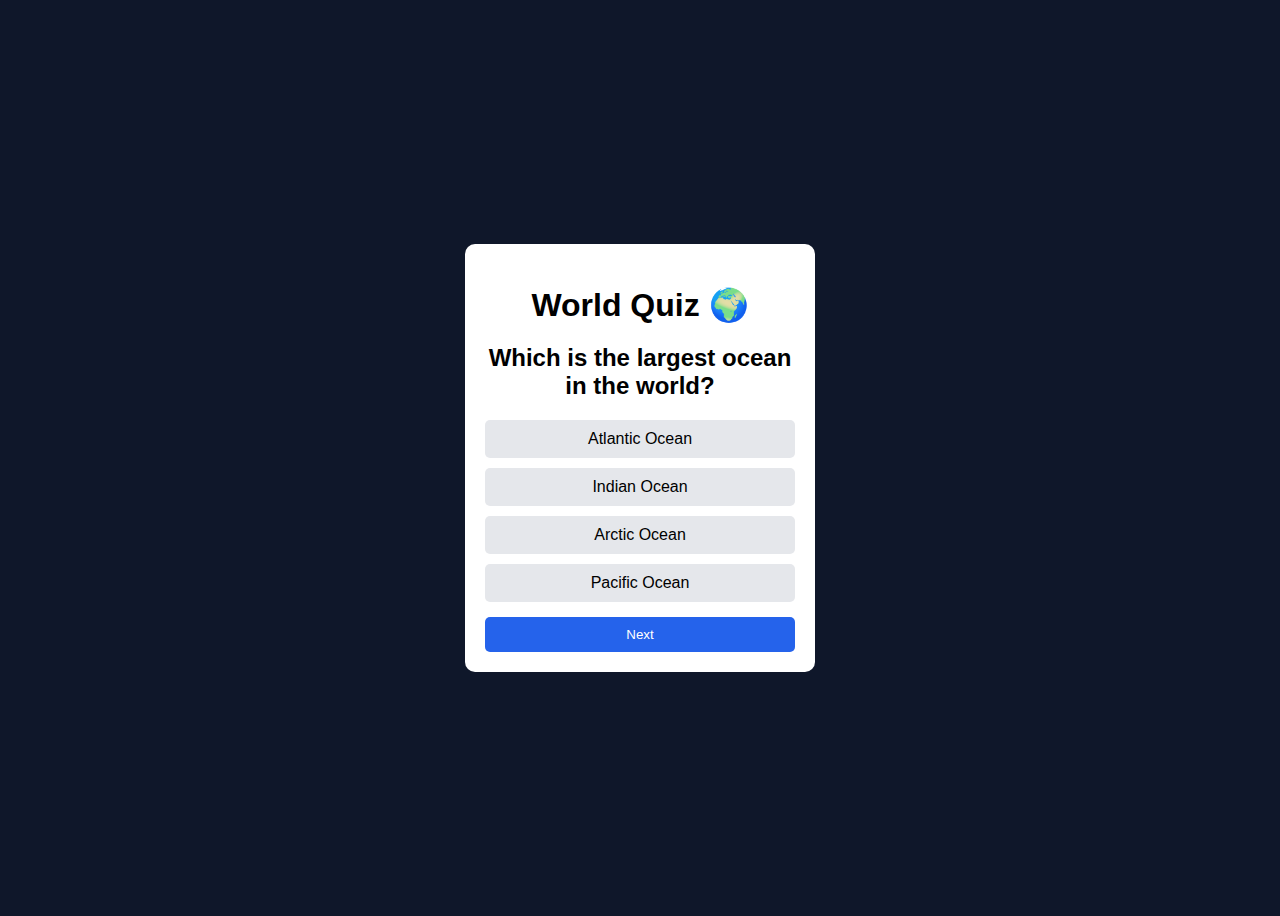
<file: quiz-app/index.html>
<!DOCTYPE html>
<html lang="en">
<head>
  <meta charset="UTF-8">
  <title>Quiz App</title>
  <link rel="stylesheet" href="style.css">
</head>
<body>

  <div class="quiz-container">
    <h1>World Quiz 🌍</h1>

    <div id="quiz">
      <h2 id="question">Question text</h2>

      <div class="options">
        <button class="option" onclick="selectAnswer(0)"></button>
        <button class="option" onclick="selectAnswer(1)"></button>
        <button class="option" onclick="selectAnswer(2)"></button>
        <button class="option" onclick="selectAnswer(3)"></button>
      </div>

      <button id="nextBtn" onclick="nextQuestion()">Next</button>
    </div>

    <div id="result" class="hidden">
      <h2>Your Score</h2>
      <p id="scoreText"></p>
      <button onclick="restartQuiz()">Restart Quiz</button>
    </div>
  </div>

  <script src="script.js"></script>
</body>
</html>
</file>
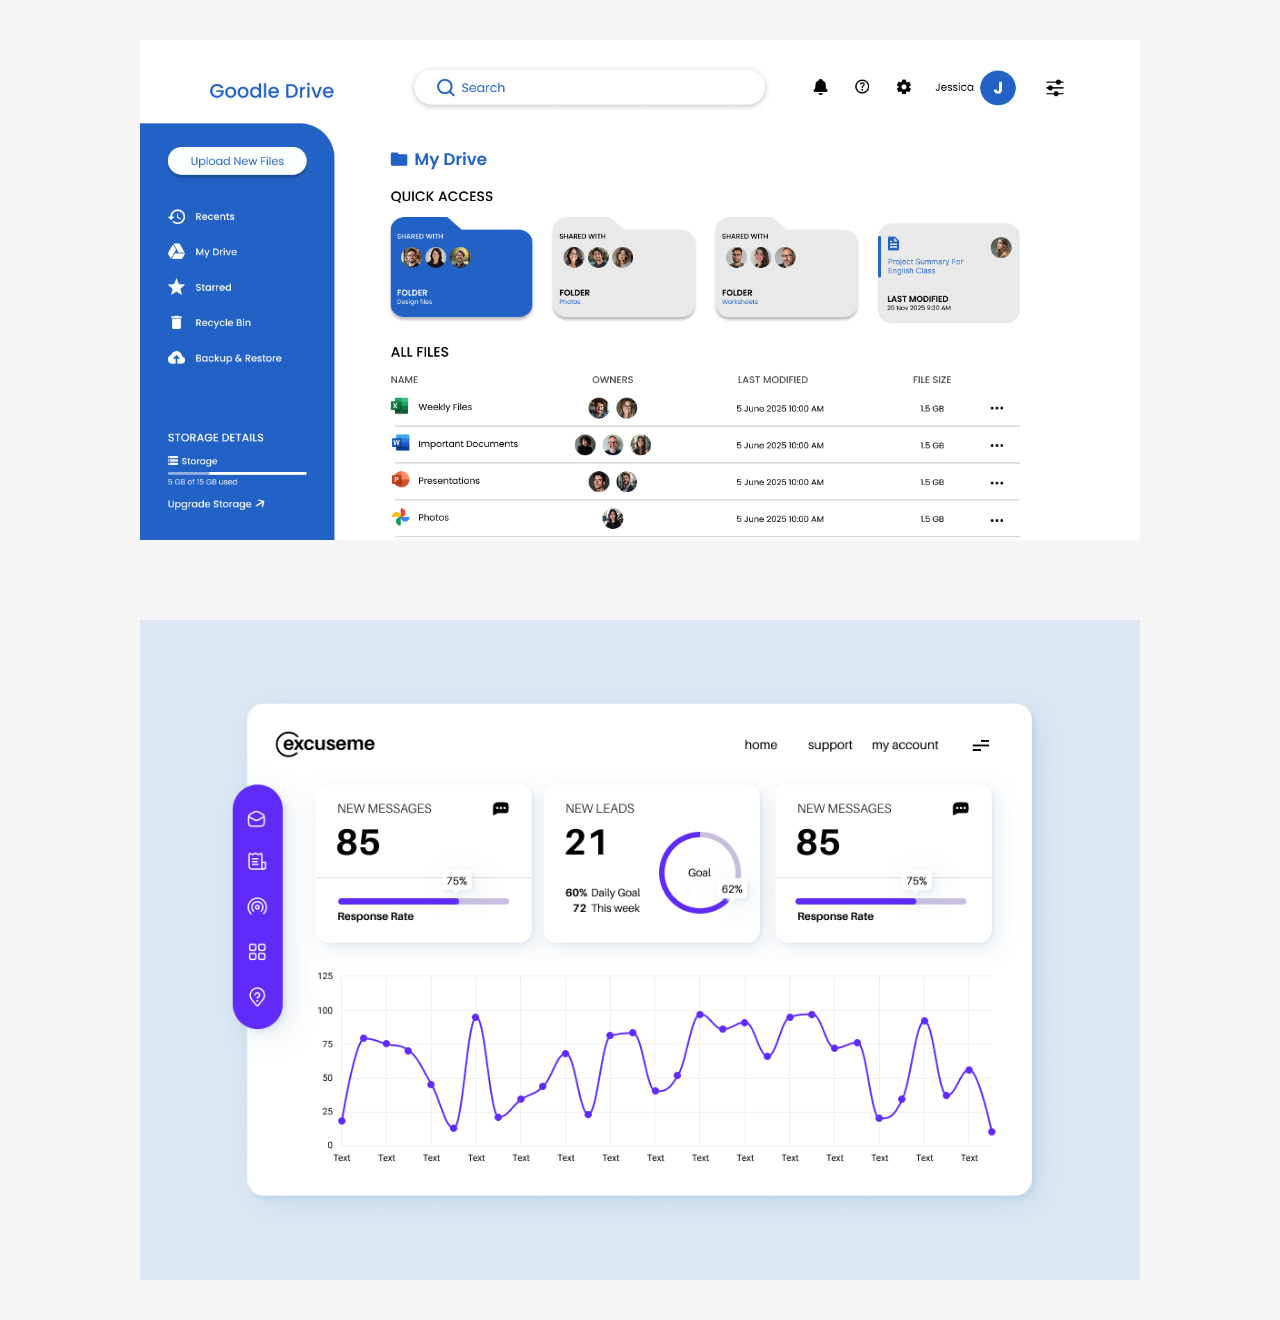
<file: dashboards.html>
<!DOCTYPE html>
<html lang="en">

<head>
    <meta charset="UTF-8">
    <meta name="viewport" content="width=device-width, initial-scale=1.0">
    <title>Dashboard Designs</title>

    <style>
        * {
            margin: 0;
            padding: 0;
            box-sizing: border-box;
        }

        body {
            background: #f5f5f5;
        }

        .full-image{
            display: flex;
            justify-content: center;
        }

        .full-image img {
            width: 80%;
            max-width: 1000px;
            margin: 40px 0;
        }
    </style>
</head>

<body>

    <div class="full-image">
        <img src="images/Drive desktop.jpg" alt="Drive Dashboard">
    </div>

    <div class="full-image">
        <img src="images/excuseme dashboard.png" alt="Drive Dashboard">
    </div>

</body>

</html>
</file>
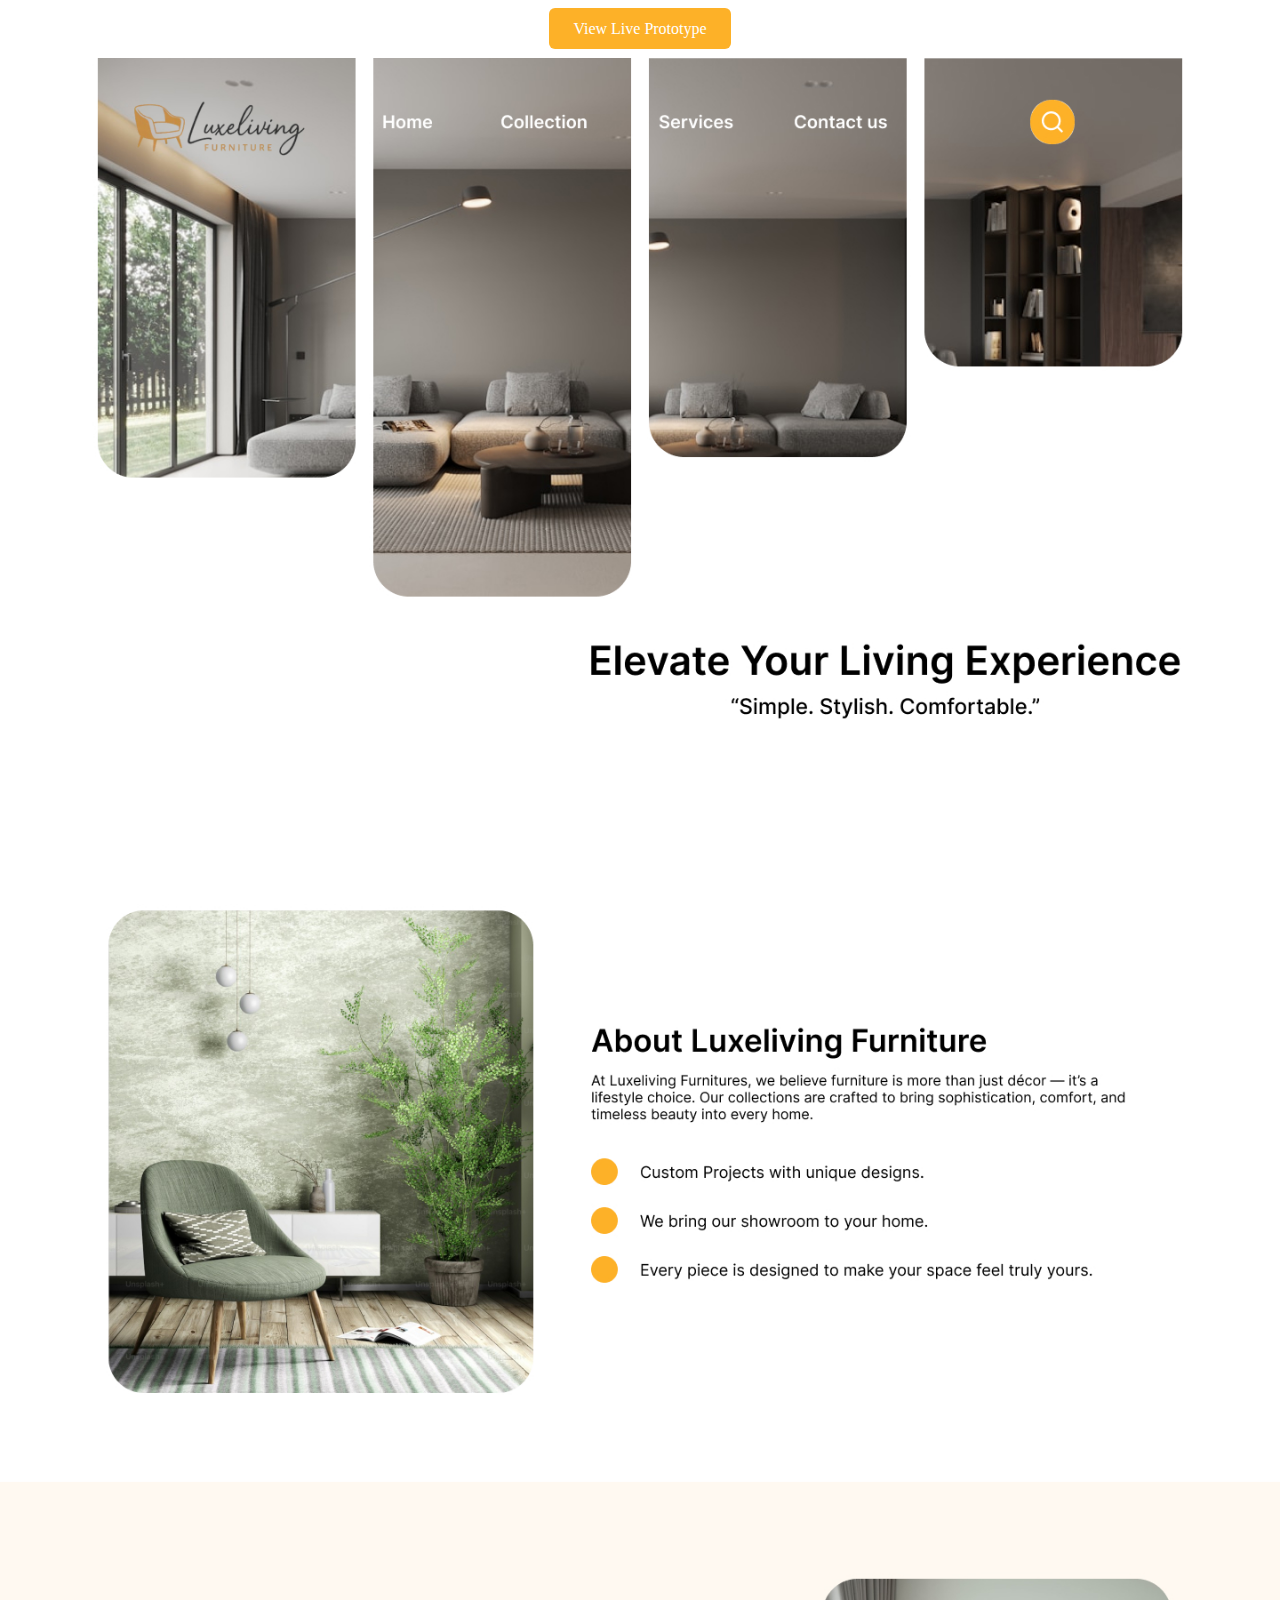
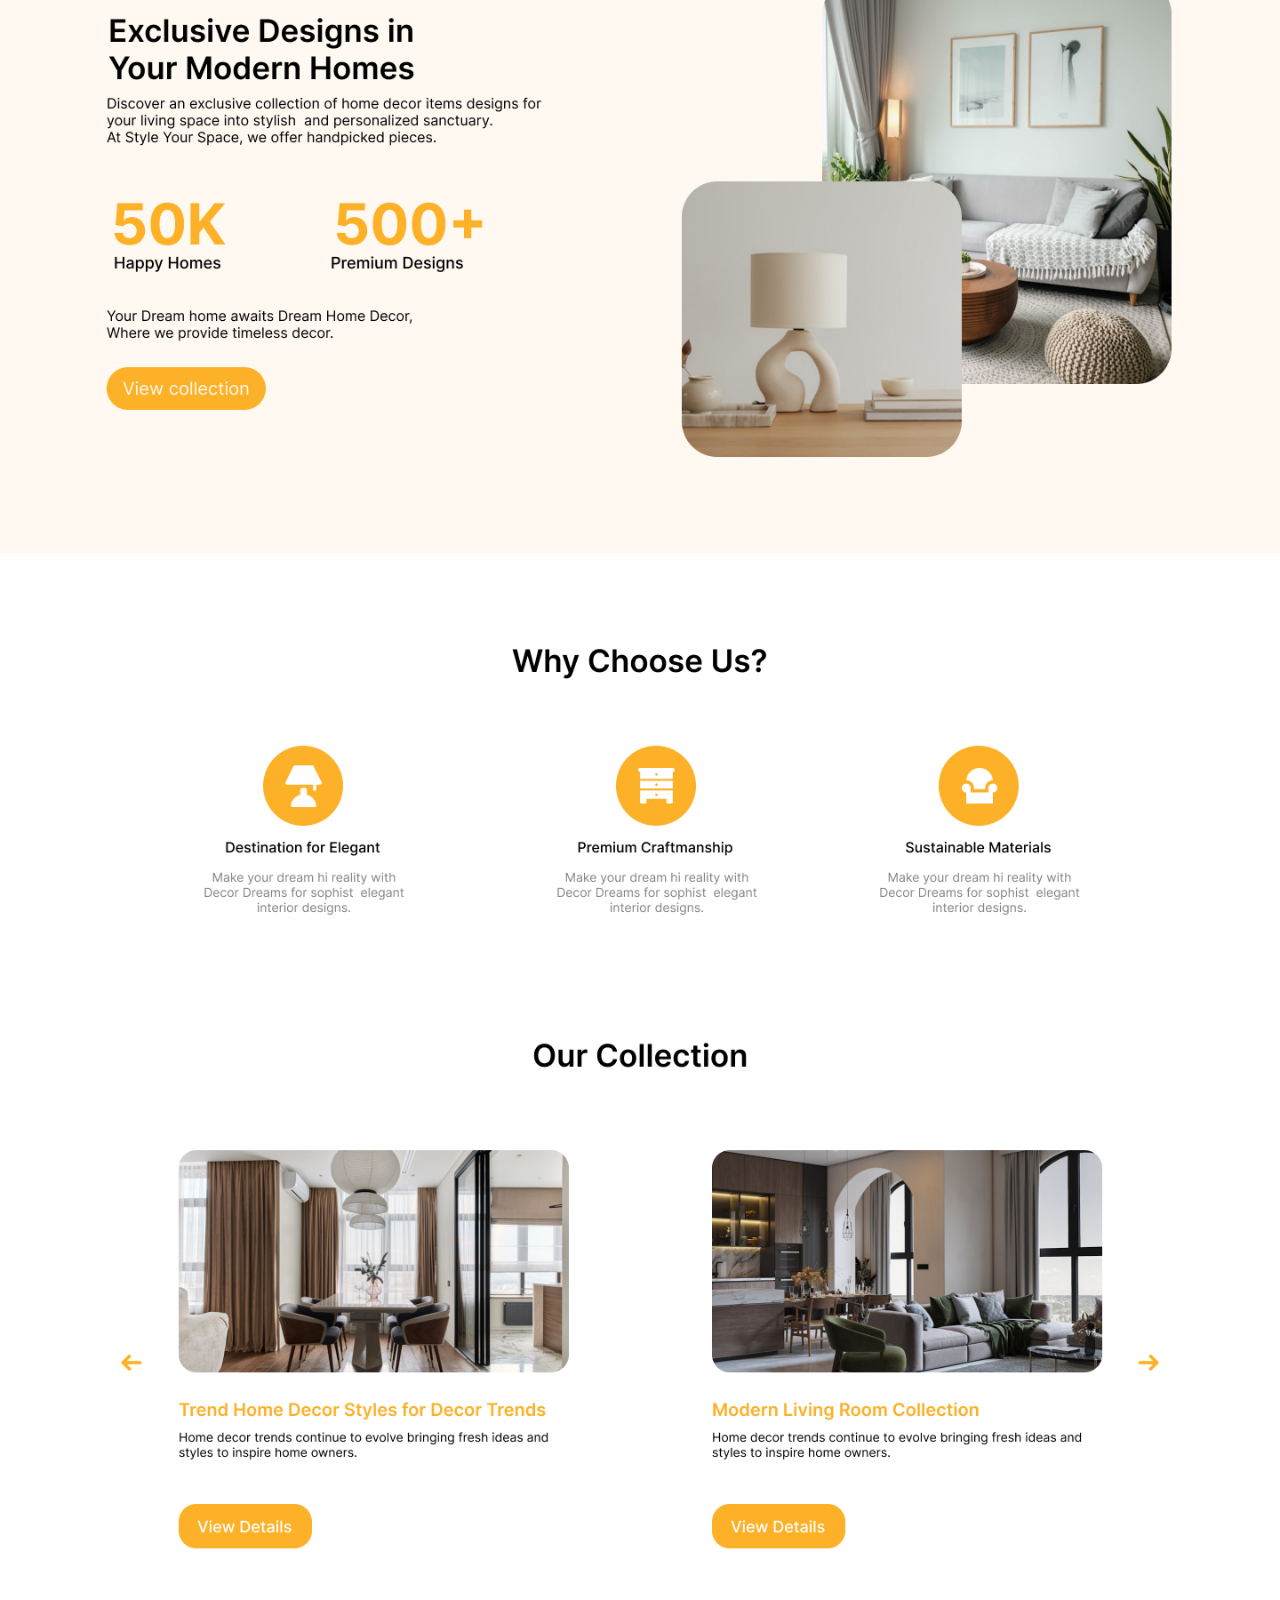
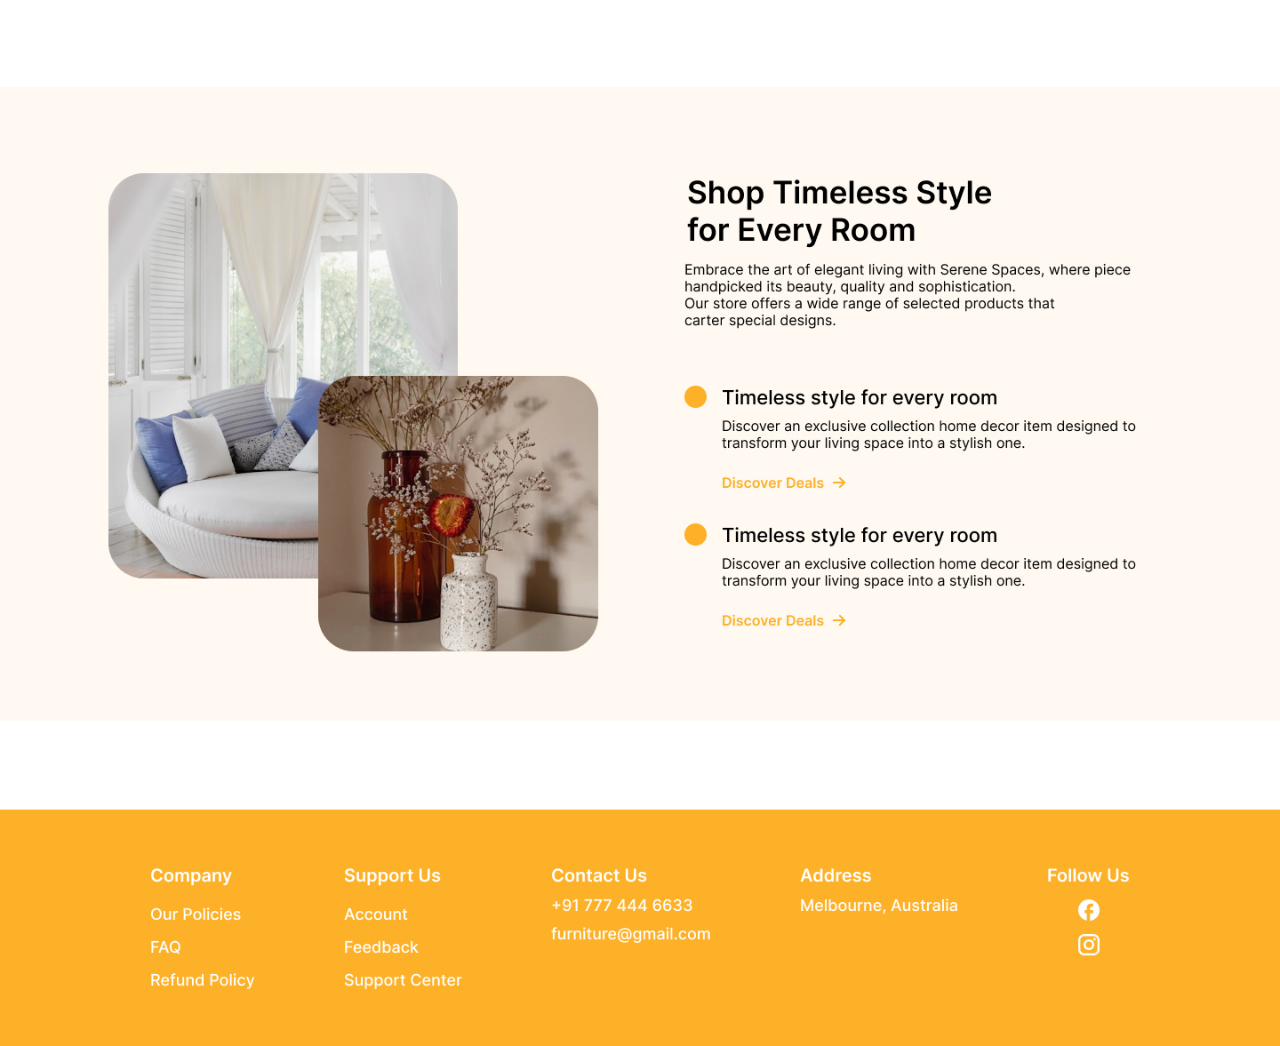
<file: furniture-website.html>
<!DOCTYPE html>
<html lang="en">

<head>
    <meta charset="UTF-8">
    <meta name="viewport" content="width=device-width, initial-scale=1.0">
    <title>Furniture Website UI</title>

    <style>
        * {
            margin: 0;
            padding: 0;
            box-sizing: border-box;
        }

        body {
            background: #f5f5f5;
        }

        .full-image {
            width: 100%;
        }

        .full-image img {
            width: 100%;
            height: auto;
            display: block;
        }

        .prototype-btn {
            width: 100%;
            text-align: center;
            padding: 20px 0;
            background: white;
        }

        .prototype-btn a {
            text-decoration: none;
            background: #FDB128;
            color: white;
            padding: 12px 24px;
            border-radius: 6px;
            font-weight: 500;
            transition: 0.3s ease;
        }

        .prototype-btn a:hover {
            background: #333;
        }
    </style>

</head>

<body>

    <div class="prototype-btn">
        <a href="https://www.figma.com/proto/gb9VfKKw8CZ5aNgJkuddPR/Class?page-id=890%3A2&node-id=891-23&viewport=98%2C394%2C0.27&t=WQVjEhweK2uMTb5L-1&scaling=scale-down-width&content-scaling=fixed" target="_blank">
            View Live Prototype
        </a>
    </div>

    <div class="full-image">
        <img src="images/furniture website.jpg" alt="Furniture Website UI">
    </div>

</body>

</html>
</file>
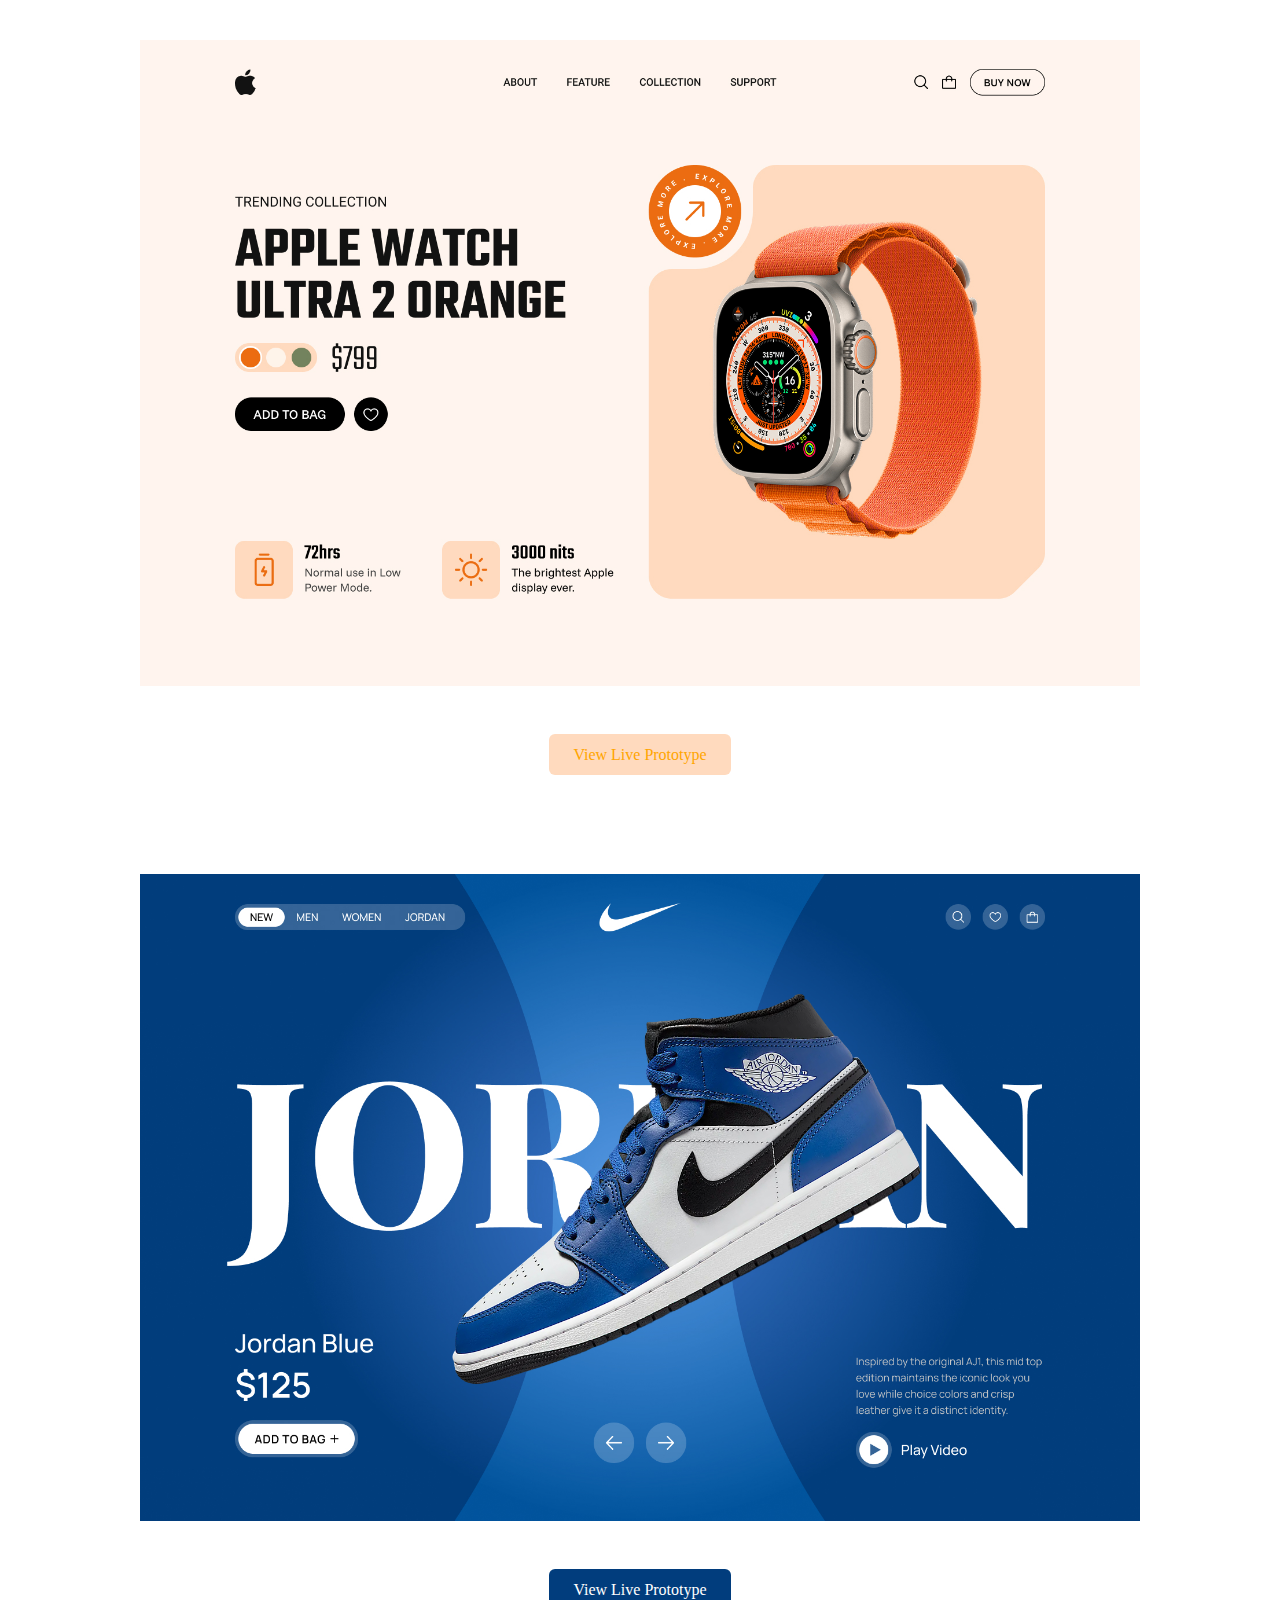
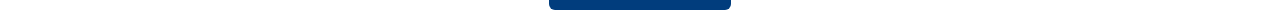
<file: landing-pages.html>
<!DOCTYPE html>
<html lang="en">

<head>
    <meta charset="UTF-8">
    <meta name="viewport" content="width=device-width, initial-scale=1.0">
    <title>Landing Pages</title>

    <style>
        * {
            margin: 0;
            padding: 0;
            box-sizing: border-box;
        }

        body {
            background: #fff;
        }

        .full-image{
            display: flex;
            justify-content: center;
        }

        .full-image img {
            width: 80%;
            max-width: 1000px;
            margin: 40px 0;
        }

        .prototype-btn-1 {
            width: 100%;
            text-align: center;
            padding: 20px 0;
            background: white;
            margin-bottom: 50px;
        }

        .prototype-btn-1 a {
            text-decoration: none;
            background: #FFDABE;
            color: orange;
            padding: 12px 24px;
            border-radius: 6px;
            font-weight: 500;
            transition: 0.3s ease;
        }

        .prototype-btn-1 a:hover {
            background: #333;
        }

        .prototype-btn-2 {
            width: 100%;
            text-align: center;
            padding: 20px 0;
            background: white;
        }

        .prototype-btn-2 a {
            text-decoration: none;
            background: #013D7D;
            color: white;
            padding: 12px 24px;
            border-radius: 6px;
            font-weight: 500;
            transition: 0.3s ease;
        }

        .prototype-btn-2 a:hover {
            background: #333;
        }
    </style>

</head>

<body>

    <div class="full-image">
        <img src="images/watch landing page.jpg" alt="Watches UI">
    </div>

    <div class="prototype-btn-1">
        <a href="https://www.figma.com/proto/gb9VfKKw8CZ5aNgJkuddPR/Class?page-id=1013%3A164&node-id=1028-3&viewport=280%2C153%2C0.08&t=CzxP7eI6TWukfvos-1&scaling=scale-down-width&content-scaling=fixed&starting-point-node-id=1028%3A3"
            target="_blank">
            View Live Prototype
        </a>
    </div>

    <div class="full-image">
        <img src="images/Shoe Landing page.jpg" alt="Shoes UI">
    </div>

    <div class="prototype-btn-2">
        <a href="https://www.figma.com/proto/gb9VfKKw8CZ5aNgJkuddPR/Class?page-id=1013%3A164&node-id=1019-385&viewport=280%2C153%2C0.08&t=Fj7qmoZAcOdTjGLf-1&scaling=scale-down-width&content-scaling=fixed&starting-point-node-id=1028%3A3"
            target="_blank">
            View Live Prototype
        </a>
    </div>

</body>

</html>
</file>
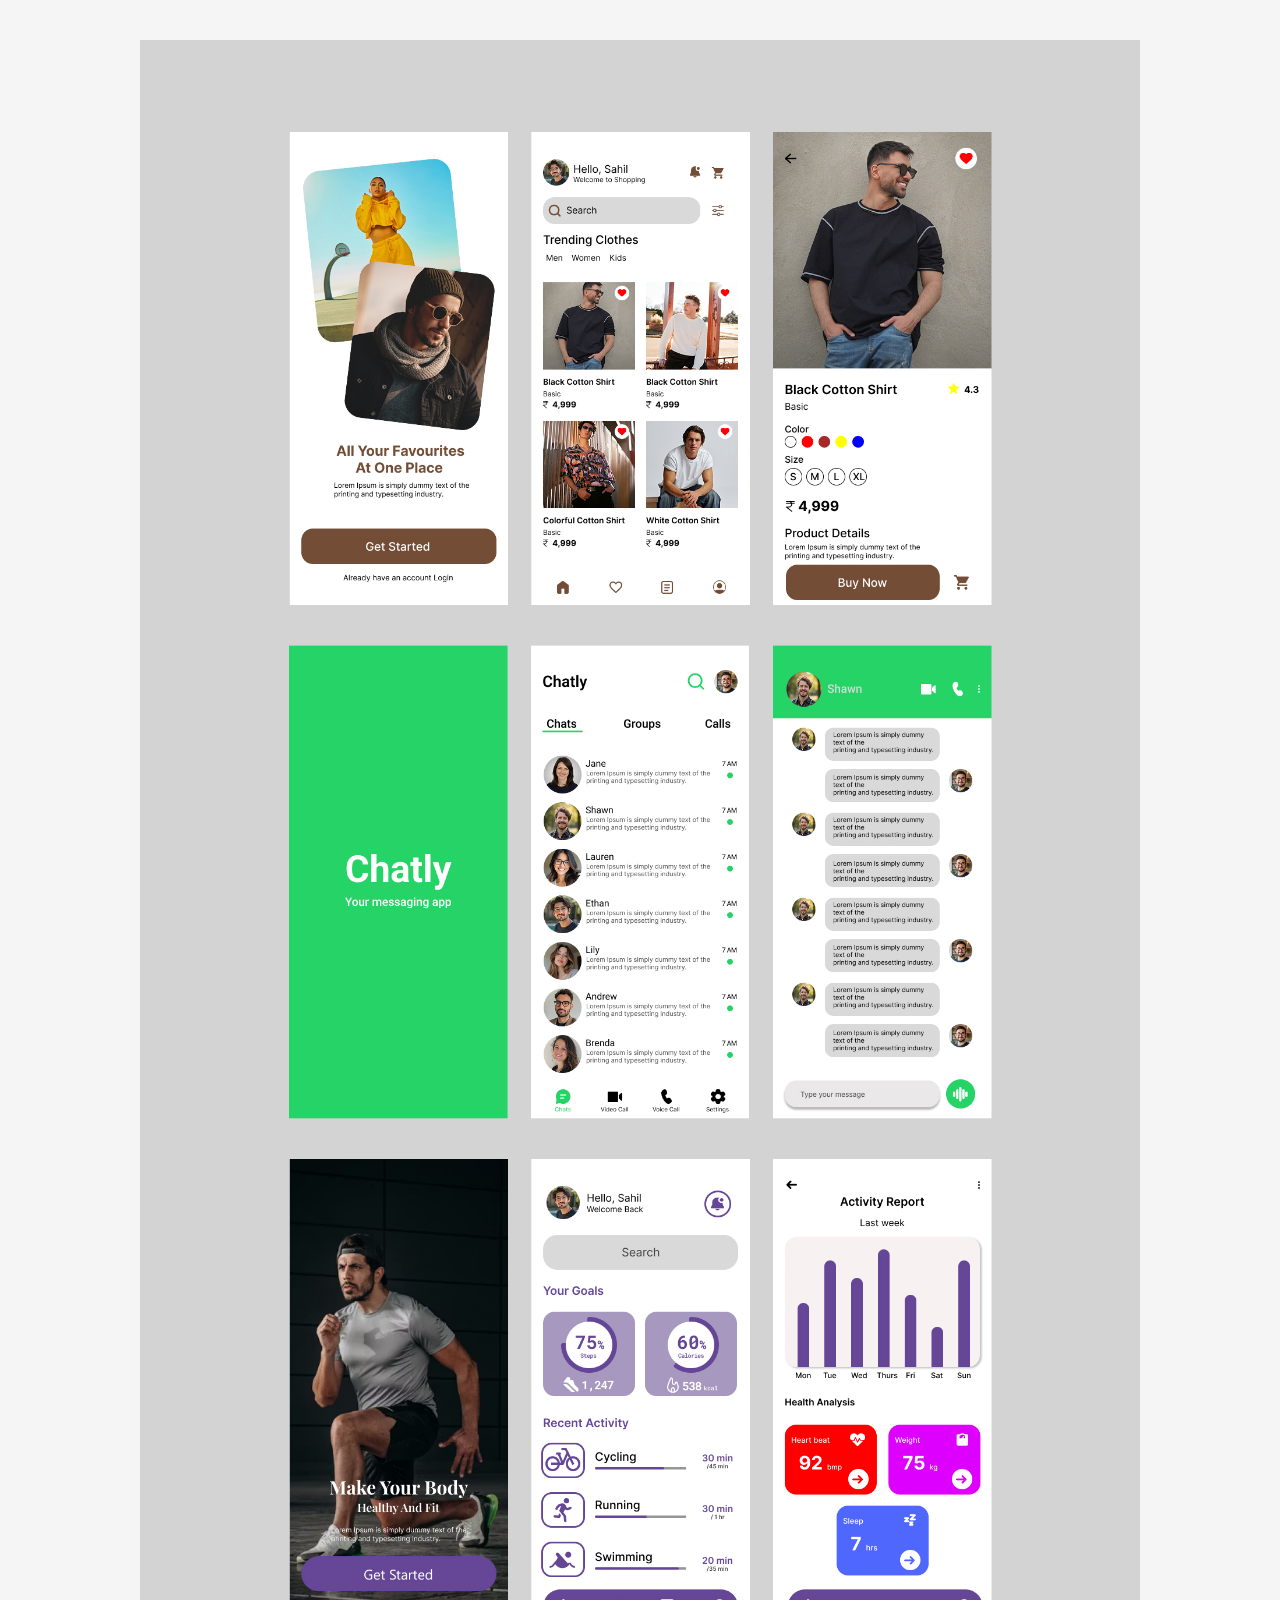
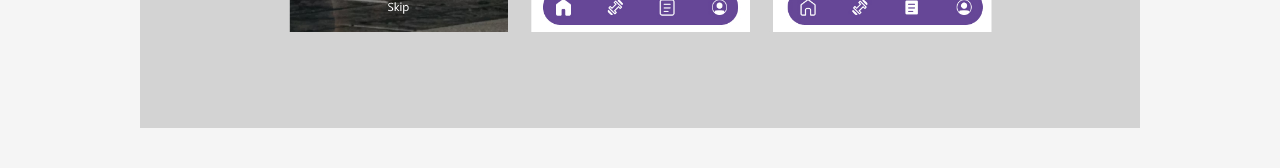
<file: mobile-screens.html>
<!DOCTYPE html>
<html lang="en">
<head>
    <meta charset="UTF-8">
    <meta name="viewport" content="width=device-width, initial-scale=1.0">
    <title>Mobile Screens UI</title>

    <style>
    body {
      margin: 0;
      background: #f5f5f5;
      display: flex;
      justify-content: center;
    }

    img {
      width: 80%;
      max-width: 1000px;
      margin: 40px 0;
    }
  </style>

</head>
<body>
    <img src="images/Mobile screens ui.jpg" alt="Mobile Screens UI">
</body>
</html>
</file>
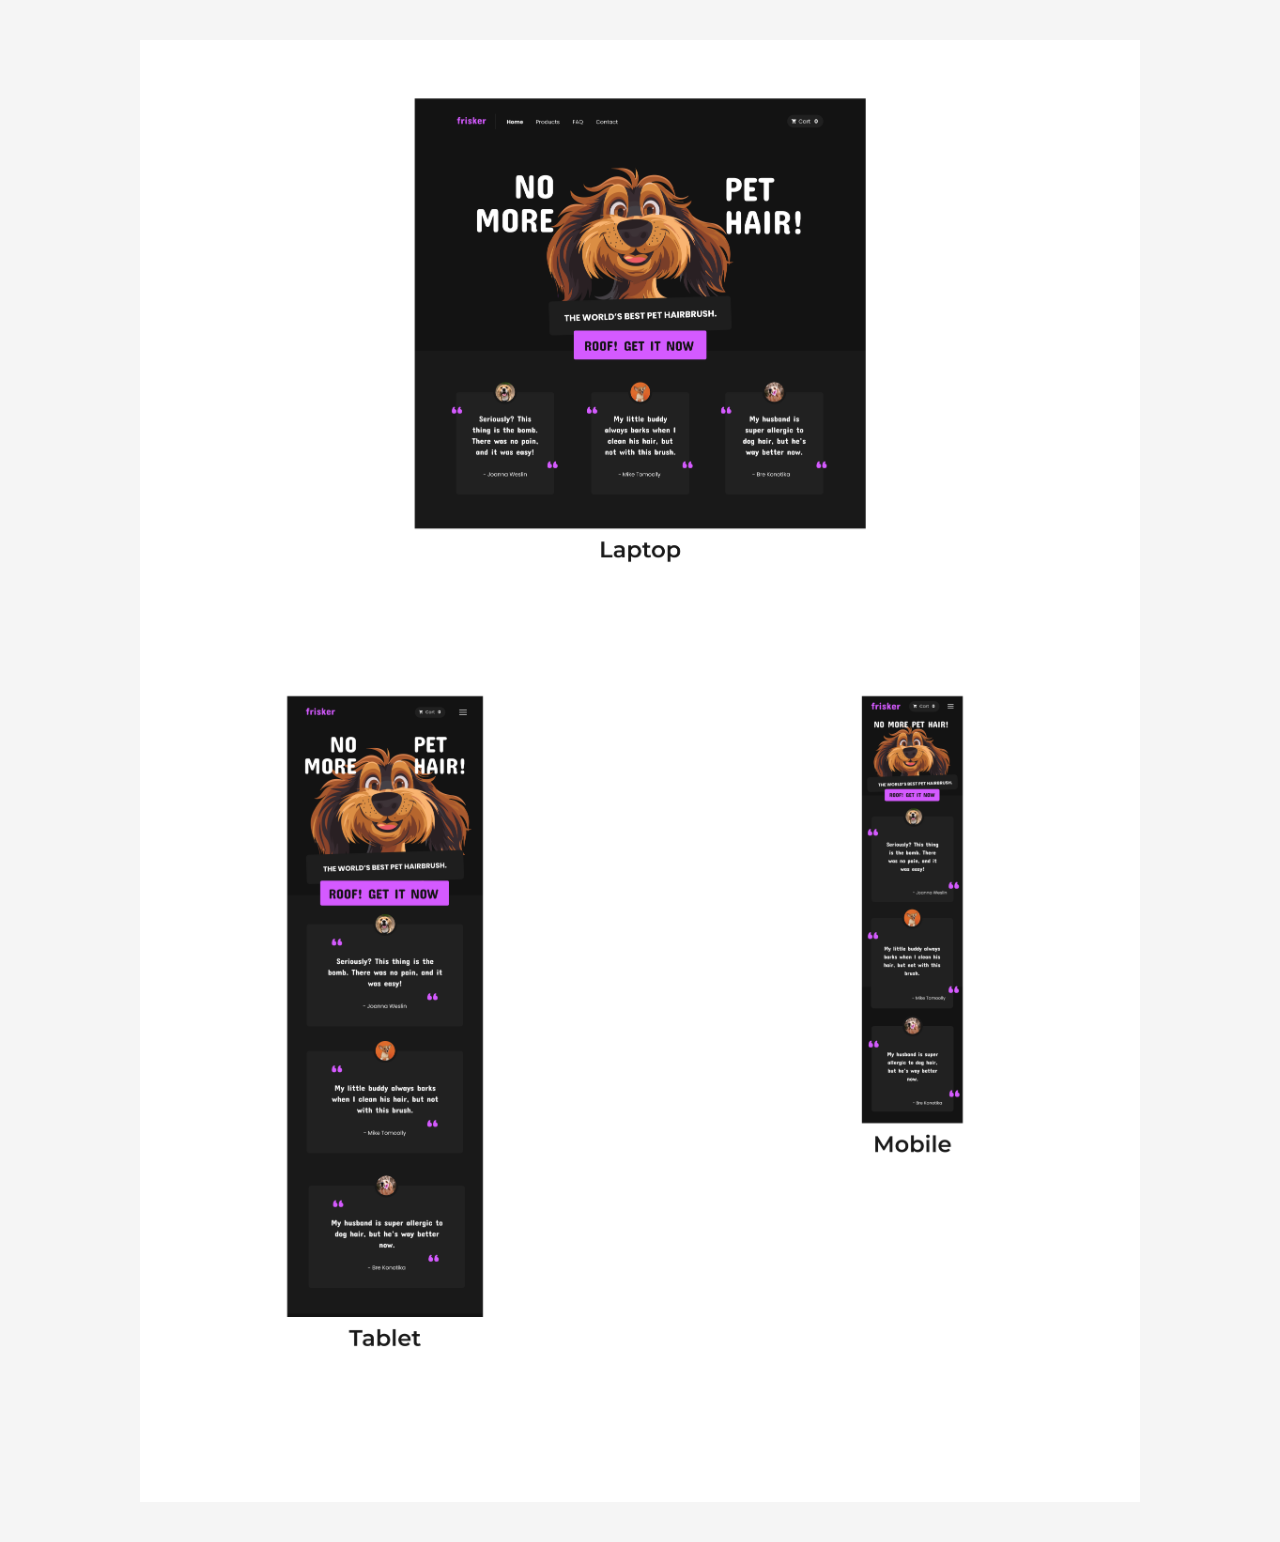
<file: responsive-design.html>
<!DOCTYPE html>
<html lang="en">
<head>
    <meta charset="UTF-8">
    <meta name="viewport" content="width=device-width, initial-scale=1.0">
    <title>Responsive Design</title>

    <style>
        * {
            margin: 0;
            padding: 0;
            box-sizing: border-box;
        }

        body {
            background: #f5f5f5;
        }

        .full-image{
            display: flex;
            justify-content: center;
        }

        .full-image img {
            width: 80%;
            max-width: 1000px;
            margin: 40px 0;
        }
    </style>

</head>
<body>
    
    <div class="full-image">
        <img src="images/responsive design.png" alt="Responsive Design">
    </div>

</body>
</html>
</file>
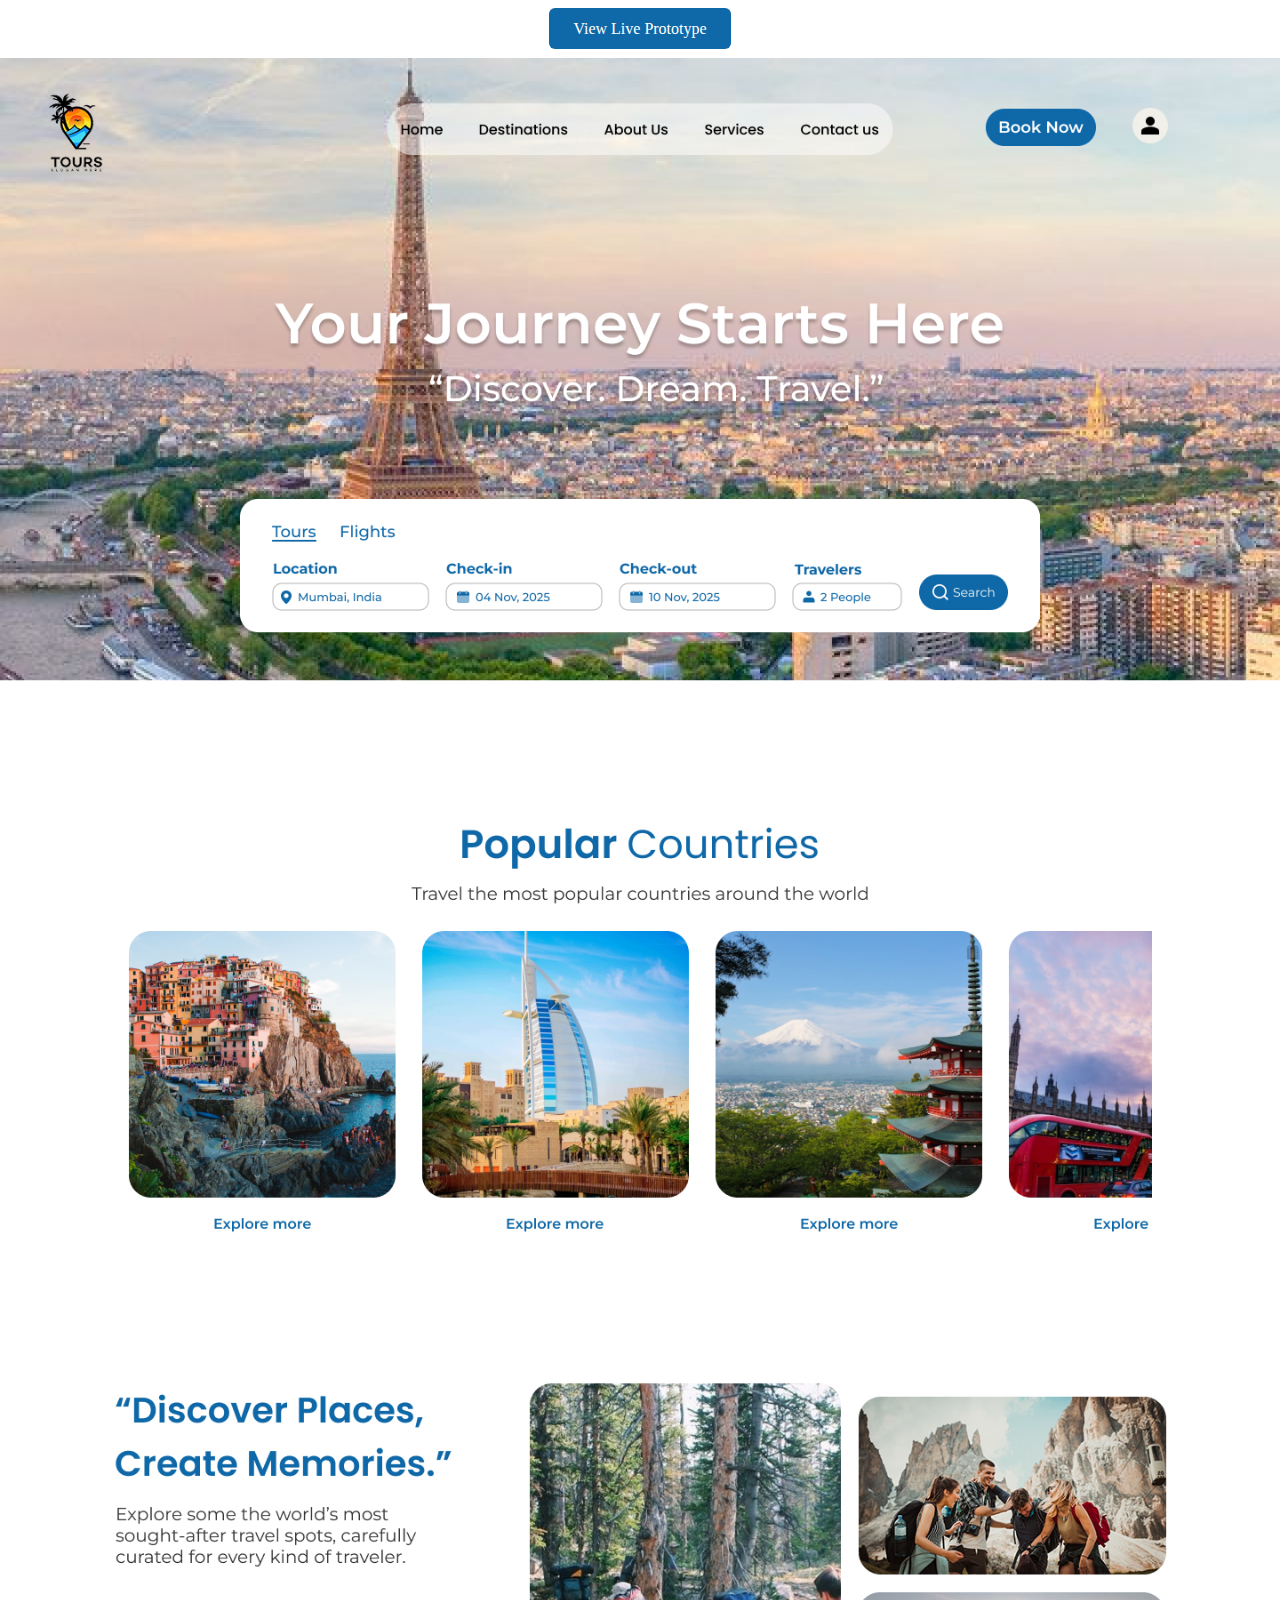
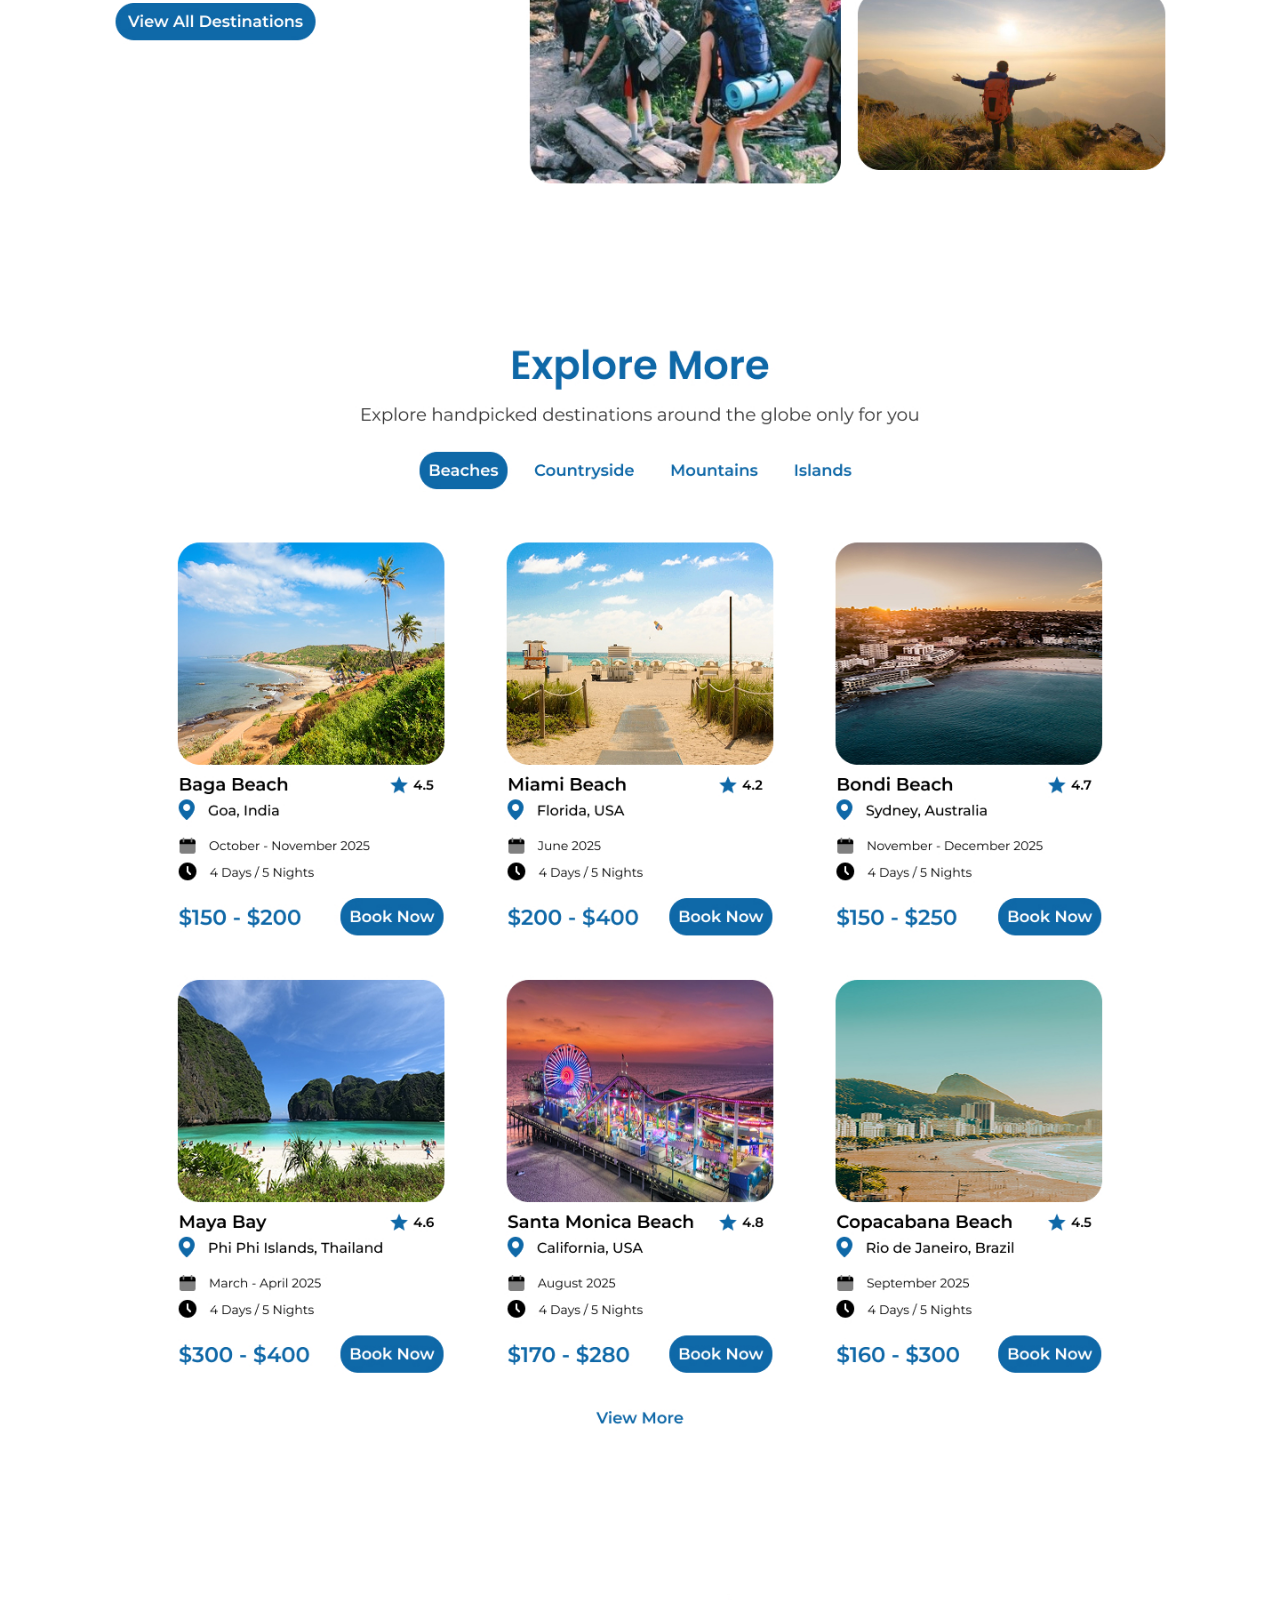
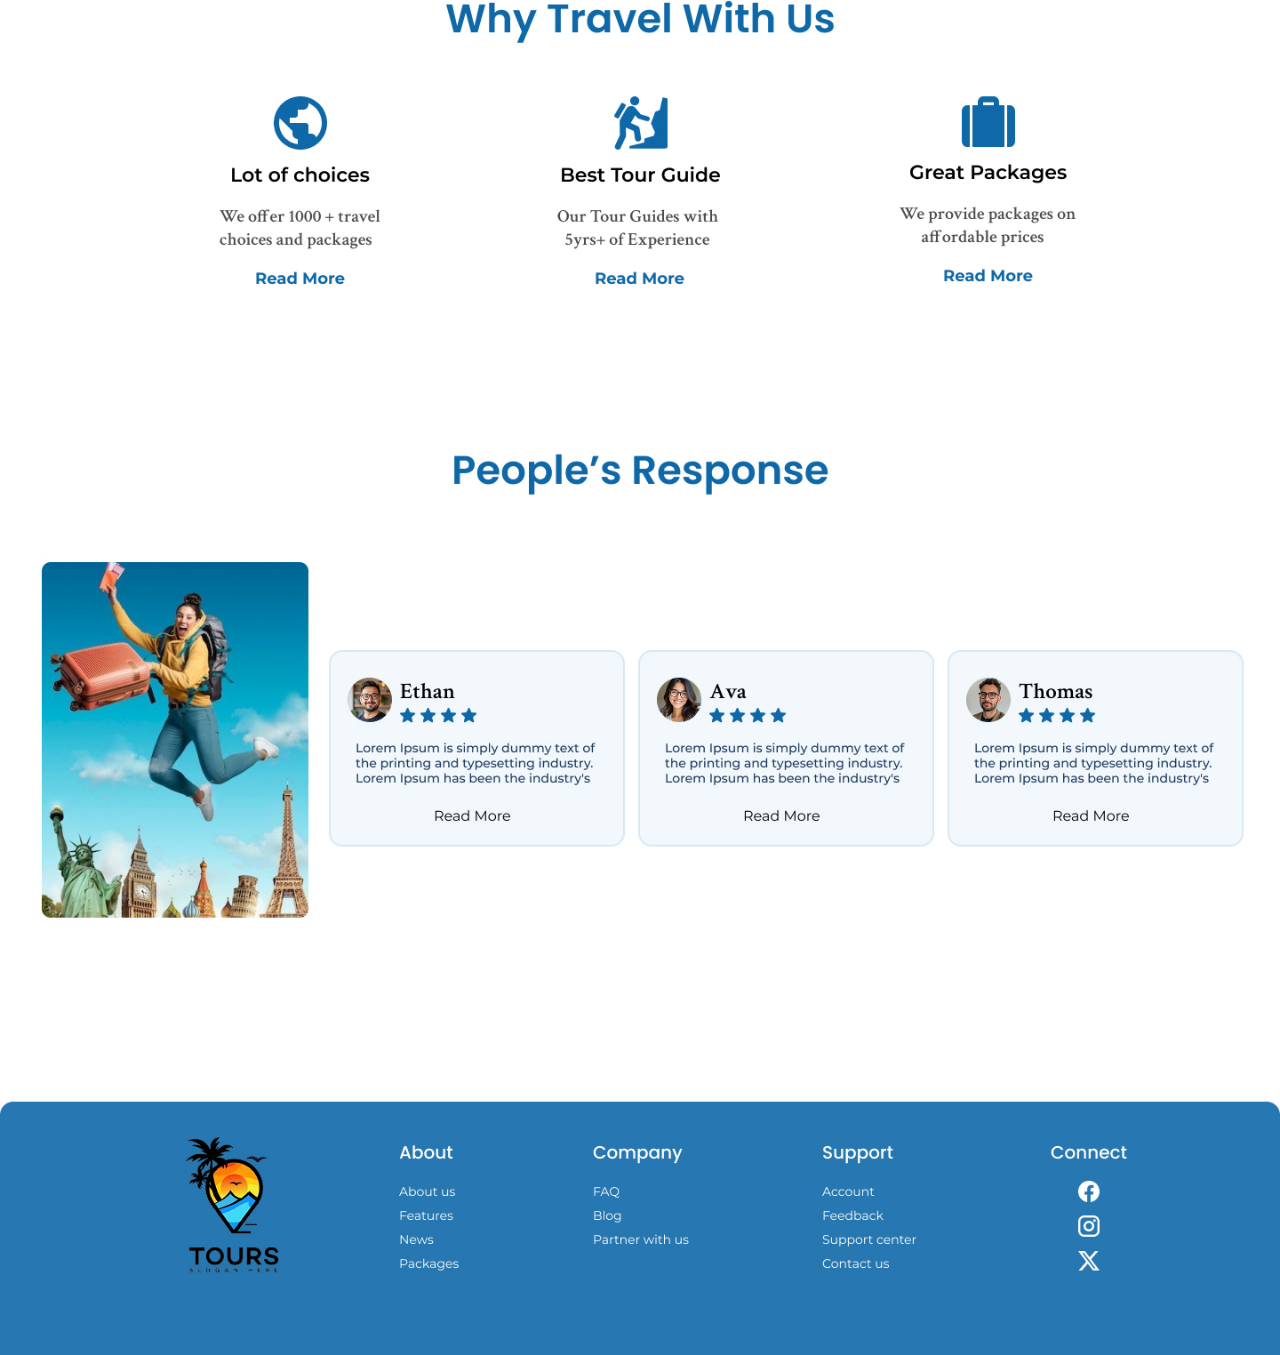
<file: travel-website.html>
<!DOCTYPE html>
<html lang="en">

<head>
    <meta charset="UTF-8">
    <meta name="viewport" content="width=device-width, initial-scale=1.0">
    <title>Travel Website UI</title>

    <style>
        * {
            margin: 0;
            padding: 0;
            box-sizing: border-box;
        }

        body {
            background: #f5f5f5;
        }

        .full-image {
            width: 100%;
        }

        .full-image img {
            width: 100%;
            height: auto;
            display: block;
        }

        .prototype-btn {
            width: 100%;
            text-align: center;
            padding: 20px 0;
            background: white;
        }

        .prototype-btn a {
            text-decoration: none;
            background: #0F68A8;
            color: white;
            padding: 12px 24px;
            border-radius: 6px;
            font-weight: 500;
            transition: 0.3s ease;
        }

        .prototype-btn a:hover {
            background: #333;
        }
    </style>

</head>

<body>

    <div class="prototype-btn">
        <a href="https://www.figma.com/proto/gb9VfKKw8CZ5aNgJkuddPR/Class?page-id=401%3A2&node-id=401-5&viewport=211%2C101%2C0.25&t=c5y9FzaqPACJ5uba-1&scaling=scale-down-width&content-scaling=fixed" target="_blank">
            View Live Prototype
        </a>
    </div>

    <div class="full-image">
        <img src="images/travel website.jpg" alt="Travel Website UI">
    </div>

</body>

</html>
</file>
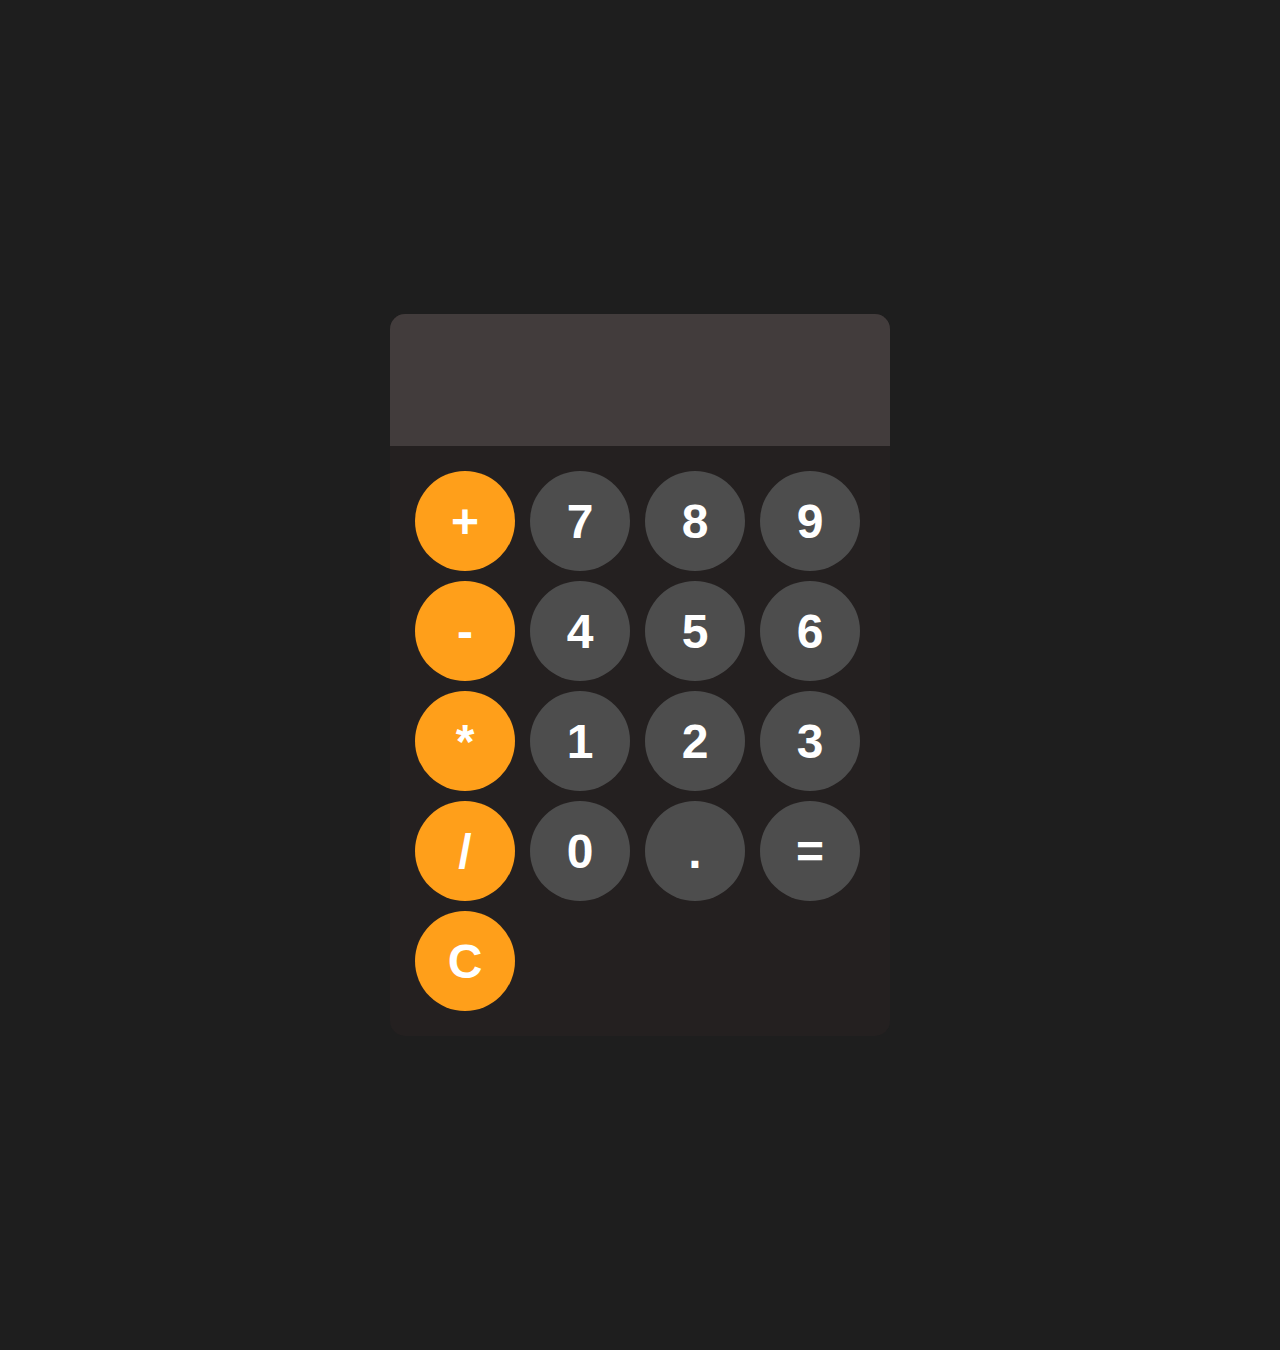
<file: project-calculator/calculator.html>
<!DOCTYPE html>
<html lang="en">

<head>
    <meta charset="UTF-8">
    <meta name="viewport" content="width=device-width, initial-scale=1.0">
    <title>Document</title>
    <link rel="stylesheet" href="calculator.css">
</head>

<body>

    <div id="calculator">
        <input id="display" readonly>
        <div id="keys">
          <button onclick="appendToDisplay('+')" class="operator-btn">+</button>
          <button onclick="appendToDisplay('7')">7</button>
          <button onclick="appendToDisplay('8')">8</button>
          <button onclick="appendToDisplay('9')">9</button>
          <button onclick="appendToDisplay('-')" class="operator-btn">-</button>
          <button onclick="appendToDisplay('4')">4</button>
          <button onclick="appendToDisplay('5')">5</button>
          <button onclick="appendToDisplay('6')">6</button>
          <button onclick="appendToDisplay('*')" class="operator-btn">*</button>
          <button onclick="appendToDisplay('1')">1</button>
          <button onclick="appendToDisplay('2')">2</button>
          <button onclick="appendToDisplay('3')">3</button>
          <button onclick="appendToDisplay('/')" class="operator-btn">/</button>
          <button onclick="appendToDisplay('0')">0</button>
          <button onclick="appendToDisplay('.')">.</button>
          <button onclick="calculate()">=</button>
          <button onclick="clearDisplay()" class="operator-btn">C</button>
        </div>
    </div>
    


    <script src="calcultor.js"></script>
</body>

</html>
</file>
<file: quiz-app/style.css>
* {
  box-sizing: border-box;
  font-family: Arial, sans-serif;
}

body {
  background: #0f172a;
  display: flex;
  justify-content: center;
  align-items: center;
  height: 100vh;
}

.quiz-container {
  background: #fff;
  width: 350px;
  padding: 20px;
  border-radius: 10px;
  text-align: center;
}

h1 {
  margin-bottom: 15px;
}

.options {
  display: flex;
  flex-direction: column;
  gap: 10px;
}

.option {
  padding: 10px;
  border: none;
  border-radius: 5px;
  background: #e5e7eb;
  cursor: pointer;
  font-size: 16px;
}

.option:hover {
  background: #c7d2fe;
}

#nextBtn {
  margin-top: 15px;
  padding: 10px;
  width: 100%;
  background: #2563eb;
  color: #fff;
  border: none;
  border-radius: 5px;
  cursor: pointer;
}

#nextBtn:hover {
  background: #1d4ed8;
}

.hidden {
  display: none;
}
</file>
<file: project-calculator/calculator.css>
body{
   margin: 0px;
   display: flex;
   justify-content: center;
   align-items: center;
   height: 150vh;
   background-color: #1e1e1e;
}

#calculator{
    font-family: Arial, Helvetica, sans-serif;
    background-color: rgb(36, 32, 32);
    border-radius: 15px;
    width: 500px;
    overflow: hidden;
}

#display{
    width: 100%;
    padding: 20px;
    font-size: 5rem;
    background-color: rgb(66, 60, 60);
    text-align: left;
    border: none;
    color: white;
}

#keys{
    display: grid;
    grid-template-columns: repeat(4, 1fr);
    gap: 10px;
    padding: 25px;
}

button{
    height: 100px;
    width: 100px;
    border-radius: 50px;
    border: none;
    font-size: 3rem;
    background-color: hsl(0, 0%, 30%);
    color: white;
    font-weight: bold;
    cursor: pointer;
}

button:hover{
    background-color: rgb(170, 169, 169);
}

button:active{
    background-color: hsl(0, 0%, 40%);
}

.operator-btn{
    background-color: hsl(35, 100%, 55%);
}

.operator-btn:hover{
    background-color: hsl(35, 100%, 65%)
}

.operator-btn:active{
    background-color: hsl(35, 100%, 75%)
}
</file>
